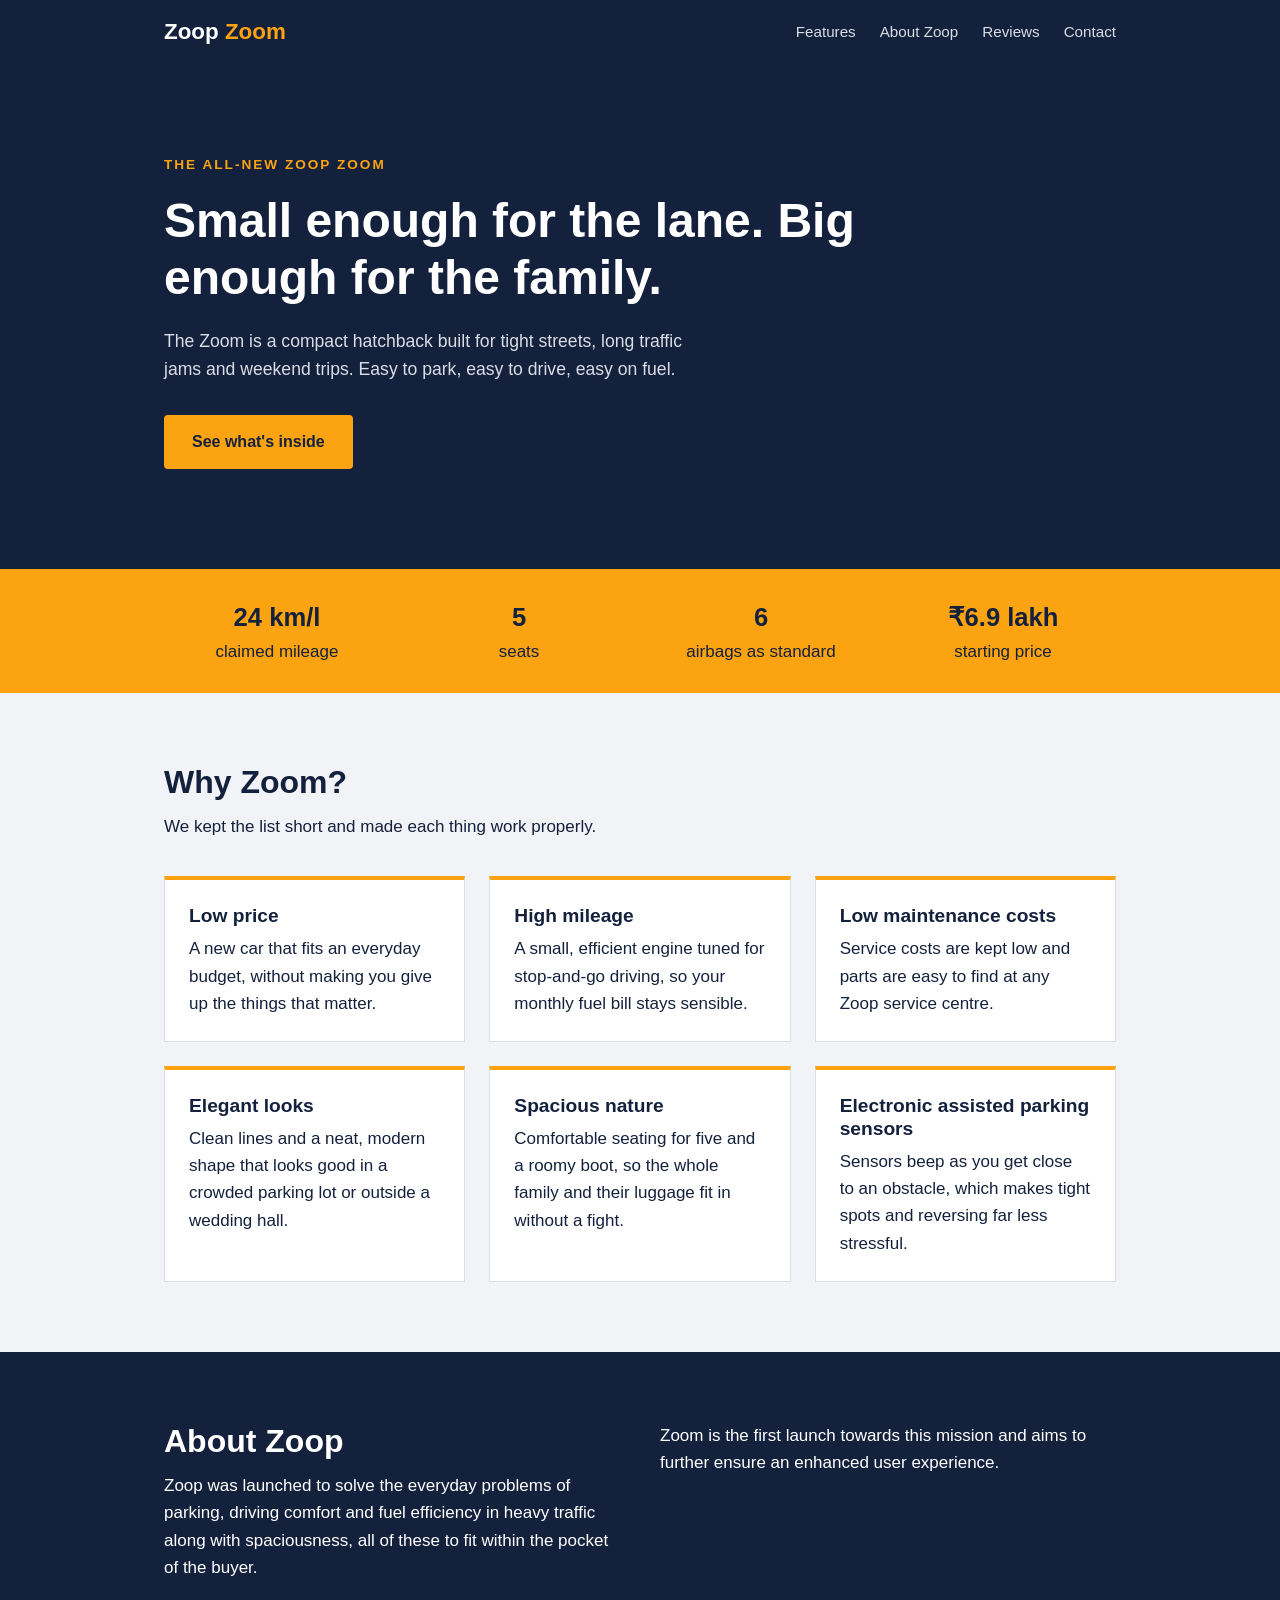
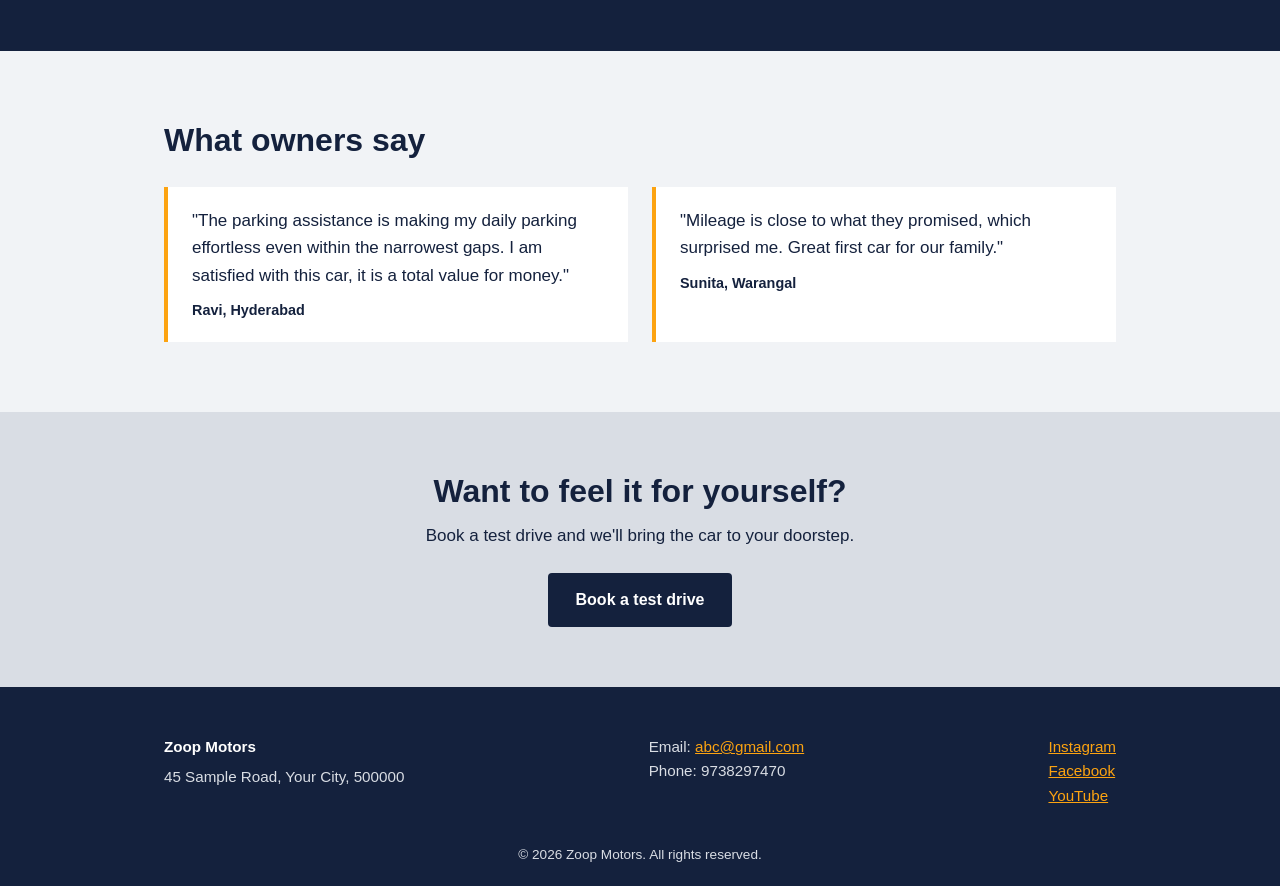
<file: WebDev-L1-LandingPage/index.html>
<!DOCTYPE html>
<html lang="en">
<head>
  <meta charset="UTF-8">
  <meta name="viewport" content="width=device-width, initial-scale=1.0">
  <title>Zoop Zoom | A small car for big cities</title>
  <link rel="stylesheet" href="style.css">
</head>
<body>

  <header class="site-header">
    <div class="container header-inner">
      <a href="#top" class="brand">Zoop <span>Zoom</span></a>
      <nav>
        <ul class="nav-links">
          <li><a href="#features">Features</a></li>
          <li><a href="#about">About Zoop</a></li>
          <li><a href="#reviews">Reviews</a></li>
          <li><a href="#contact">Contact</a></li>
        </ul>
      </nav>
    </div>
  </header>

  <main id="top">

    <section class="hero">
      <div class="container">
        <p class="hero-label">The all-new Zoop Zoom</p>
        <h1>Small enough for the lane. Big enough for the family.</h1>
        <p class="hero-sub">
          The Zoom is a compact hatchback built for tight streets, long
          traffic jams and weekend trips. Easy to park, easy to drive,
          easy on fuel.
        </p>
        <a href="#features" class="btn">See what's inside</a>
      </div>
    </section>

    <section class="stats">
      <div class="container stats-grid">
        <div>
          <p class="stat-number">24 km/l</p>
          <p>claimed mileage</p>
        </div>
        <div>
          <p class="stat-number">5</p>
          <p>seats</p>
        </div>
        <div>
          <p class="stat-number">6</p>
          <p>airbags as standard</p>
        </div>
        <div>
          <p class="stat-number">₹6.9 lakh</p>
          <p>starting price</p>
        </div>
      </div>
    </section>

    <section id="features" class="section">
      <div class="container">
        <h2>Why Zoom?</h2>
        <p class="section-intro">
          We kept the list short and made each thing work properly.
        </p>

        <div class="card-grid">
          <article class="card">
            <h3>Low price</h3>
            <p>
              A new car that fits an everyday budget, without making you
              give up the things that matter.
            </p>
          </article>

          <article class="card">
            <h3>High mileage</h3>
            <p>
              A small, efficient engine tuned for stop-and-go driving, so
              your monthly fuel bill stays sensible.
            </p>
          </article>

          <article class="card">
            <h3>Low maintenance costs</h3>
            <p>
              Service costs are kept low and parts are easy to find at any
              Zoop service centre.
            </p>
          </article>

          <article class="card">
            <h3>Elegant looks</h3>
            <p>
              Clean lines and a neat, modern shape that looks good in a
              crowded parking lot or outside a wedding hall.
            </p>
          </article>

          <article class="card">
            <h3>Spacious nature</h3>
            <p>
              Comfortable seating for five and a roomy boot, so the whole
              family and their luggage fit in without a fight.
            </p>
          </article>

          <article class="card">
            <h3>Electronic assisted parking sensors</h3>
            <p>
              Sensors beep as you get close to an obstacle, which makes
              tight spots and reversing far less stressful.
            </p>
          </article>
        </div>
      </div>
    </section>

    <section id="about" class="section section-dark">
      <div class="container two-col">
        <div>
          <h2>About Zoop</h2>
          <p>
            Zoop was launched to solve the everyday problems of parking,
            driving comfort and fuel efficiency in heavy traffic along with
            spaciousness, all of these to fit within the pocket of the buyer.
          </p>
        </div>
        <div>
          <p>
            Zoom is the first launch towards this mission and aims to
            further ensure an enhanced user experience.
          </p>
        </div>
      </div>
    </section>

    <section id="reviews" class="section">
      <div class="container">
        <h2>What owners say</h2>

        <div class="review-grid">
          <blockquote class="review">
            <p>"The parking assistance is making my daily parking effortless even within the narrowest gaps. I am satisfied with this car, it is a total value for money."</p>
            <footer>Ravi, Hyderabad</footer>
          </blockquote>

          <blockquote class="review">
            <p>"Mileage is close to what they promised, which surprised me. Great first car for our family."</p>
            <footer>Sunita, Warangal</footer>
          </blockquote>
        </div>
      </div>
    </section>

    <section class="cta-band">
      <div class="container">
        <h2>Want to feel it for yourself?</h2>
        <p>Book a test drive and we'll bring the car to your doorstep.</p>
        <a href="#contact" class="btn btn-dark">Book a test drive</a>
      </div>
    </section>

  </main>

  <footer id="contact" class="site-footer">
    <div class="container footer-inner">
      <div>
        <p class="footer-brand">Zoop Motors</p>
        <p>45 Sample Road, Your City, 500000</p>
      </div>
      <div>
        <p>Email: <a href="mailto:abc@gmail.com">abc@gmail.com</a></p>
        <p>Phone: 9738297470</p>
      </div>
      <div>
        <p><a href="#">Instagram</a></p>
        <p><a href="#">Facebook</a></p>
        <p><a href="#">YouTube</a></p>
      </div>
    </div>
    <p class="copyright">&copy; 2026 Zoop Motors. All rights reserved.</p>
  </footer>

</body>
</html>
</file>
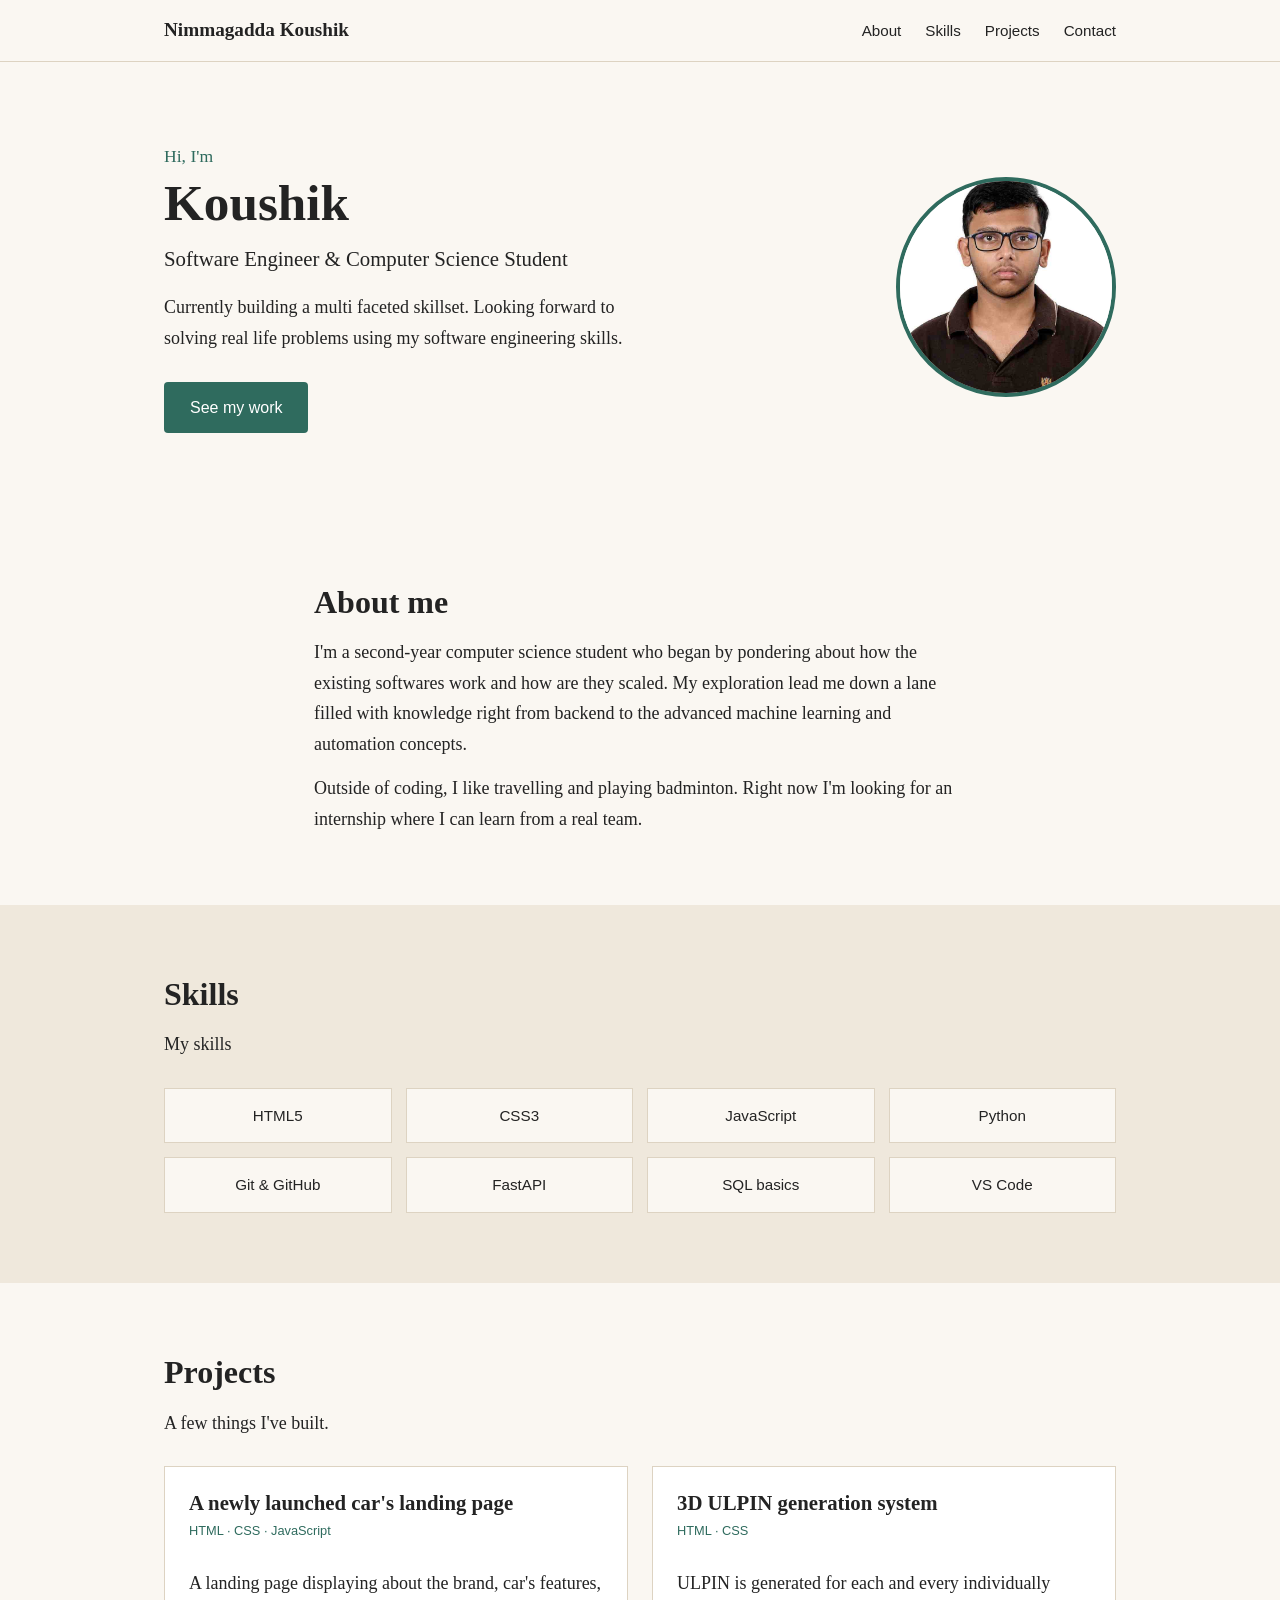
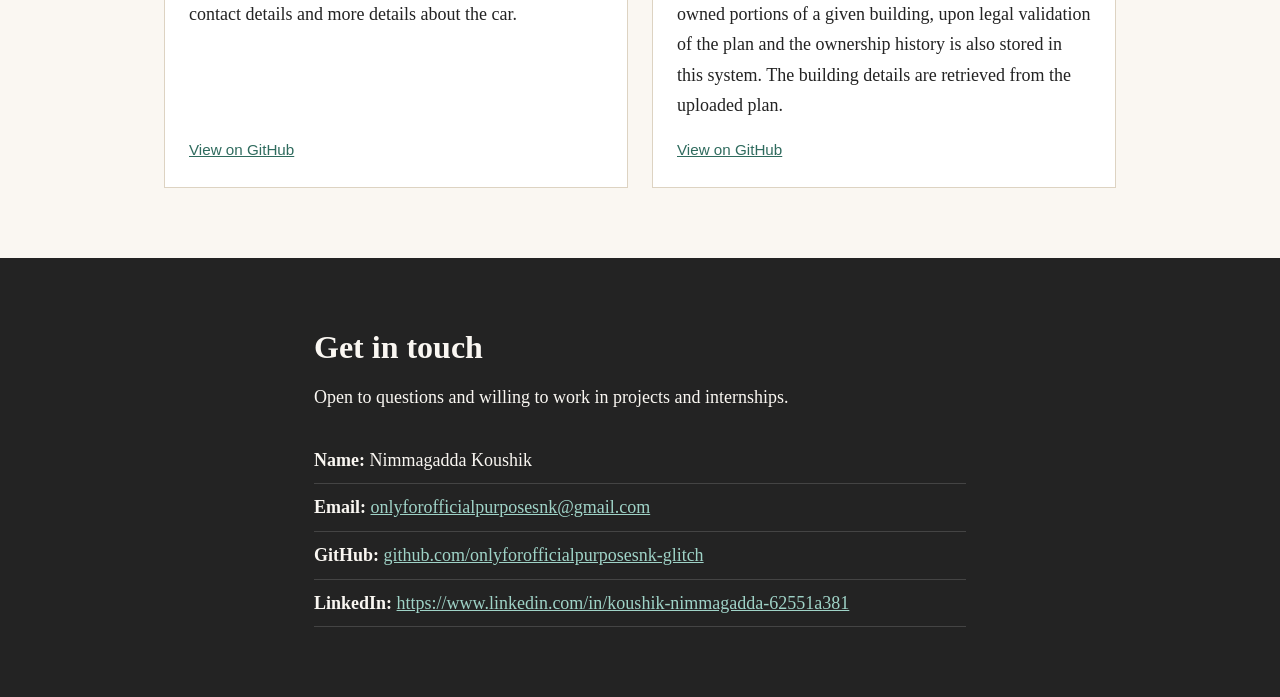
<file: WebDev-L1-PersonalPortfolio/index.html>
<!DOCTYPE html>
<html lang="en">
<head>
  <meta charset="UTF-8">
  <meta name="viewport" content="width=device-width, initial-scale=1.0">
  <title>Koushik | Software Engineer</title>
  <link rel="stylesheet" href="style.css">
</head>
<body>

  <header class="site-header">
    <div class="container header-inner">
      <a href="#top" class="logo">Nimmagadda Koushik</a>
      <nav>
        <ul class="nav-links">
          <li><a href="#about">About</a></li>
          <li><a href="#skills">Skills</a></li>
          <li><a href="#projects">Projects</a></li>
          <li><a href="#contact">Contact</a></li>
        </ul>
      </nav>
    </div>
  </header>

  <main id="top">

    <section class="hero">
      <div class="container hero-inner">
        <div class="hero-text">
          <p class="hello">Hi, I'm</p>
          <h1>Koushik</h1>
          <p class="role">Software Engineer &amp; Computer Science Student</p>
          <p class="hero-sub">
            Currently building a multi faceted skillset. Looking forward to solving real life problems using my software engineering skills.
          </p>
          <a href="#projects" class="btn">See my work</a>
        </div>
        <img class="avatar" src="me.jpg" alt="Photo of Koushik">
      </div>
    </section>

    <section id="about" class="section">
      <div class="container narrow">
        <h2>About me</h2>
        <p>
          I'm a second-year computer science student who began by pondering about how the existing softwares work and how are they scaled.
          My exploration lead me down a lane filled with knowledge right from backend to the advanced machine learning and automation concepts.
        </p>
        <p>
          Outside of coding, I like travelling and playing badminton. Right now I'm looking
          for an internship where I can learn from a real team.
        </p>
      </div>
    </section>

    <section id="skills" class="section section-tint">
      <div class="container">
        <h2>Skills</h2>
        <p class="section-intro">My skills</p>

        <ul class="skills-grid">
          <li>HTML5</li>
          <li>CSS3</li>
          <li>JavaScript</li>
          <li>Python</li>
          <li>Git &amp; GitHub</li>
          <li>FastAPI</li>
          <li>SQL basics</li>
          <li>VS Code</li>
        </ul>
      </div>
    </section>

    <section id="projects" class="section">
      <div class="container">
        <h2>Projects</h2>
        <p class="section-intro">A few things I've built.</p>

        <div class="project-grid">
          <article class="project">
            <h3>A newly launched car's landing page</h3>
            <p class="project-tech">HTML · CSS · JavaScript</p>
            <p>
              A landing page displaying about the brand, car's features, contact details and
              more details about the car.
            </p>
            <a href="https://github.com/onlyforofficialpurposesnk-glitch/OIBSIP.git">View on GitHub</a>
          </article>

          <article class="project">
            <h3>3D ULPIN generation system</h3>
            <p class="project-tech">HTML · CSS</p>
            <p>
              ULPIN is generated for each and every individually owned portions of a given building,
              upon legal validation of the plan and the ownership history is also stored in this system.
              The building details are retrieved from the uploaded plan.
            </p>
            <a href="https://github.com/onlyforofficialpurposesnk-glitch/ulpin-prototype.git">View on GitHub</a>
          </article>
        </div>
      </div>
    </section>

    <section id="contact" class="section section-dark">
      <div class="container narrow">
        <h2>Get in touch</h2>
        <p>
          Open to questions and willing to work in projects and internships.
        </p>

        <ul class="contact-list">
          <li><strong>Name:</strong> Nimmagadda Koushik</li>
          <li><strong>Email:</strong> <a href="mailto:onlyforofficialpurposesnk@gmail.com">onlyforofficialpurposesnk@gmail.com</a></li>
          <li><strong>GitHub:</strong> <a href="https://github.com/onlyforofficialpurposesnk-glitch">github.com/onlyforofficialpurposesnk-glitch</a></li>
          <li><strong>LinkedIn:</strong> <a href="https://www.linkedin.com/in/koushik-nimmagadda-62551a381">https://www.linkedin.com/in/koushik-nimmagadda-62551a381
</file>
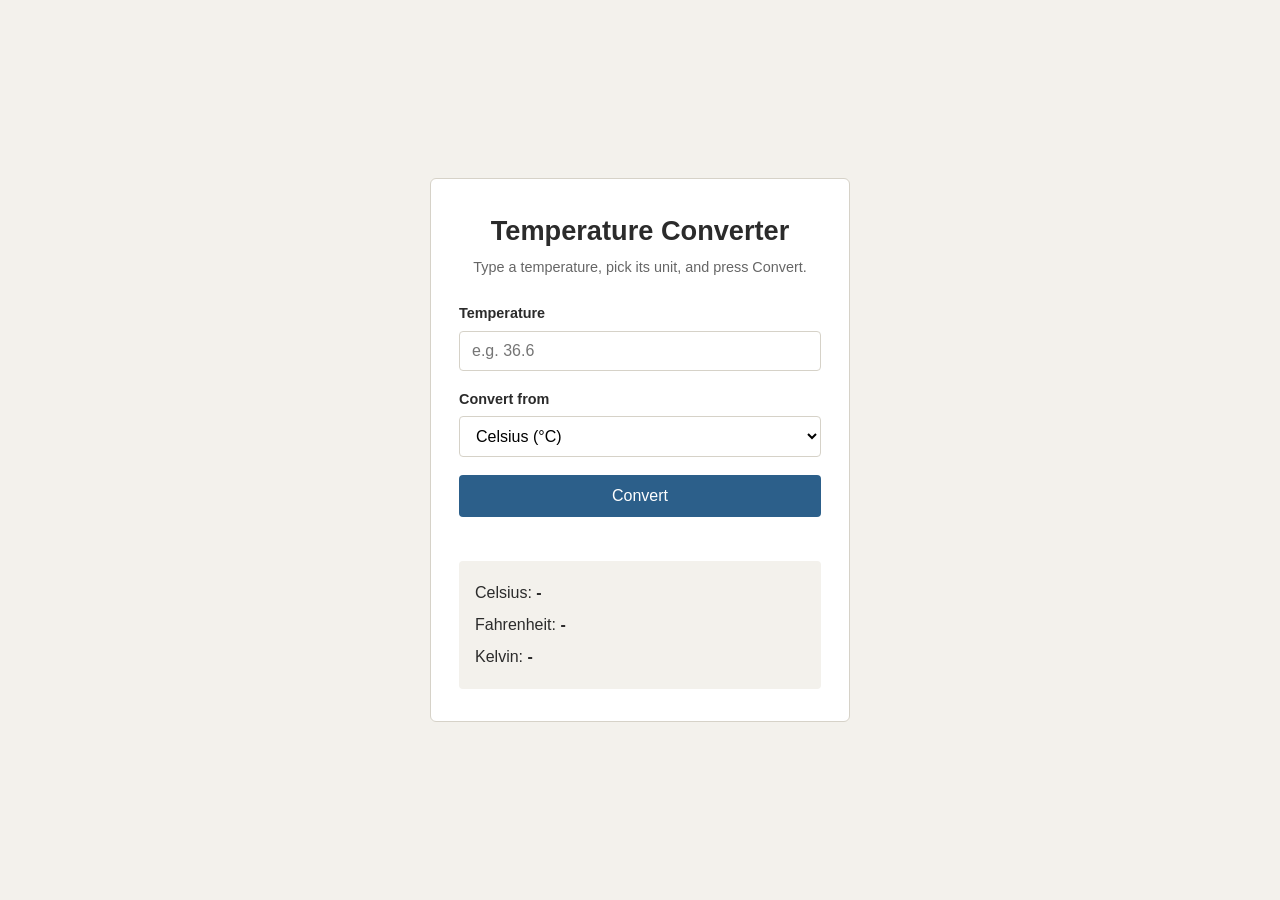
<file: WebDev-L1-TemperatureConvertor/index.html>
<!DOCTYPE html>
<html lang="en">
<head>
  <meta charset="UTF-8">
  <meta name="viewport" content="width=device-width, initial-scale=1.0">
  <title>Temperature Converter</title>
  <link rel="stylesheet" href="style.css">
</head>
<body>

  <main class="converter">
    <h1>Temperature Converter</h1>
    <p class="subtitle">Type a temperature, pick its unit, and press Convert.</p>

    <label for="temp-input">Temperature</label>
    <input type="text" id="temp-input" placeholder="e.g. 36.6" autocomplete="off">

    <label for="unit-select">Convert from</label>
    <select id="unit-select">
      <option value="C">Celsius (°C)</option>
      <option value="F">Fahrenheit (°F)</option>
      <option value="K">Kelvin (K)</option>
    </select>

    <button id="convert-btn" type="button">Convert</button>

    <p id="error-msg" class="error"></p>

    <div id="result" class="result">
      <p>Celsius: <strong id="out-c">-</strong></p>
      <p>Fahrenheit: <strong id="out-f">-</strong></p>
      <p>Kelvin: <strong id="out-k">-</strong></p>
    </div>
  </main>

  <script src="script.js"></script>
</body>
</html>
</file>
<file: WebDev-L1-LandingPage/style.css>
* {
  box-sizing: border-box;
  margin: 0;
  padding: 0;
}

:root {
  --navy: #14213d;
  --yellow: #fca311;
  --light: #f1f3f6;
  --grey: #d9dde4;
  --white: #ffffff;
}

html {
  scroll-behavior: smooth;
  scroll-padding-top: 70px; /* keeps headings clear of the sticky nav */
}

body {
  font-family: Arial, Helvetica, sans-serif;
  font-size: 17px;
  line-height: 1.6;
  color: var(--navy);
  background-color: var(--light);
}

.container {
  max-width: 1000px;
  margin: 0 auto;
  padding: 0 24px;
}

h1, h2, h3 {
  line-height: 1.2;
}

h1 { font-size: 3rem; }
h2 { font-size: 2rem; margin-bottom: 12px; }
h3 { font-size: 1.2rem; margin-bottom: 8px; }

a {
  color: var(--navy);
}

.site-header {
  position: sticky;
  top: 0;
  z-index: 10;
  background-color: var(--navy);
  padding: 14px 0;
}

.header-inner {
  display: flex;
  justify-content: space-between;
  align-items: center;
  flex-wrap: wrap;
  gap: 8px 24px;
}

.brand {
  color: var(--white);
  font-size: 1.4rem;
  font-weight: bold;
  text-decoration: none;
}

.brand span {
  color: var(--yellow);
}

.nav-links {
  list-style: none;
  display: flex;
  flex-wrap: wrap;
  gap: 8px 24px;
}

.nav-links a {
  color: var(--grey);
  text-decoration: none;
  font-size: 0.95rem;
}

.nav-links a:hover {
  color: var(--yellow);
}

.hero {
  background-color: var(--navy);
  color: var(--white);
  padding: 90px 0 100px;
}

.hero-label {
  color: var(--yellow);
  text-transform: uppercase;
  letter-spacing: 2px;
  font-size: 0.85rem;
  font-weight: bold;
  margin-bottom: 16px;
}

.hero h1 {
  max-width: 700px;
  margin-bottom: 20px;
}

.hero-sub {
  max-width: 540px;
  font-size: 1.1rem;
  color: var(--grey);
  margin-bottom: 32px;
}

.btn {
  display: inline-block;
  background-color: var(--yellow);
  color: var(--navy);
  padding: 14px 28px;
  text-decoration: none;
  font-weight: bold;
  font-size: 1rem;
  border-radius: 4px;
}

.btn:hover {
  background-color: var(--white);
}

.btn-dark {
  background-color: var(--navy);
  color: var(--white);
}

.btn-dark:hover {
  background-color: var(--white);
  color: var(--navy);
}

.stats {
  background-color: var(--yellow);
  padding: 28px 0;
}

.stats-grid {
  display: grid;
  grid-template-columns: repeat(4, 1fr);
  gap: 16px;
  text-align: center;
}

.stat-number {
  font-size: 1.6rem;
  font-weight: bold;
}

.section {
  padding: 70px 0;
}

.section-intro {
  margin-bottom: 36px;
}

.section-dark {
  background-color: var(--navy);
  color: var(--white);
}

.two-col {
  display: flex;
  gap: 40px;
}

.two-col > div {
  flex: 1;
}

.card-grid {
  display: grid;
  grid-template-columns: repeat(3, 1fr);
  gap: 24px;
}

.card {
  background-color: var(--white);
  border: 1px solid var(--grey);
  border-top: 4px solid var(--yellow);
  padding: 24px;
}

.review-grid {
  display: grid;
  grid-template-columns: repeat(2, 1fr);
  gap: 24px;
  margin-top: 28px;
}

.review {
  background-color: var(--white);
  border-left: 4px solid var(--yellow);
  padding: 20px 24px;
}

.review footer {
  margin-top: 10px;
  font-size: 0.9rem;
  font-weight: bold;
}

.cta-band {
  background-color: var(--grey);
  padding: 60px 0;
  text-align: center;
}

.cta-band p {
  margin-bottom: 24px;
}


.site-footer {
  background-color: var(--navy);
  color: var(--grey);
  padding: 48px 0 20px;
  font-size: 0.95rem;
}

.footer-inner {
  display: flex;
  justify-content: space-between;
  flex-wrap: wrap;
  gap: 24px;
}

.footer-brand {
  color: var(--white);
  font-weight: bold;
  margin-bottom: 6px;
}

.site-footer a {
  color: var(--yellow);
}

.copyright {
  text-align: center;
  margin-top: 36px;
  font-size: 0.85rem;
}

@media (max-width: 900px) {
  .card-grid {
    grid-template-columns: repeat(2, 1fr);
  }
}

@media (max-width: 640px) {
  body { font-size: 16px; }
  h1 { font-size: 2.1rem; }
  h2 { font-size: 1.6rem; }

  .hero { padding: 60px 0; }
  .section { padding: 50px 0; }

  .stats-grid {
    grid-template-columns: repeat(2, 1fr);
  }

  .card-grid,
  .review-grid {
    grid-template-columns: 1fr;
  }

  .two-col {
    flex-direction: column;
    gap: 16px;
  }
}
</file>
<file: WebDev-L1-PersonalPortfolio/style.css>
* {
  box-sizing: border-box;
  margin: 0;
  padding: 0;
}

:root {
  --paper: #faf7f2;
  --ink: #232323;
  --green: #2f6b5e;
  --sand: #efe8dc;
  --line: #ddd3c2;
}

html {
  scroll-behavior: smooth;
  scroll-padding-top: 70px;
}

body {
  font-family: Georgia, "Times New Roman", serif;
  font-size: 18px;
  line-height: 1.7;
  color: var(--ink);
  background-color: var(--paper);
}

.container {
  max-width: 1000px;
  margin: 0 auto;
  padding: 0 24px;
}

.narrow {
  max-width: 700px;
}

h1, h2, h3 {
  line-height: 1.2;
}

h1 { font-size: 3.2rem; }
h2 { font-size: 2rem; margin-bottom: 16px; }
h3 { font-size: 1.3rem; margin-bottom: 4px; }

p + p {
  margin-top: 14px;
}

a {
  color: var(--green);
}

.site-header {
  position: sticky;
  top: 0;
  z-index: 10;
  background-color: var(--paper);
  border-bottom: 1px solid var(--line);
  padding: 14px 0;
}

.header-inner {
  display: flex;
  justify-content: space-between;
  align-items: center;
  flex-wrap: wrap;
  gap: 8px 24px;
}

.logo {
  color: var(--ink);
  font-size: 1.2rem;
  font-weight: bold;
  text-decoration: none;
}

.nav-links {
  list-style: none;
  display: flex;
  flex-wrap: wrap;
  gap: 8px 24px;
}

.nav-links a {
  color: var(--ink);
  text-decoration: none;
  font-family: Arial, Helvetica, sans-serif;
  font-size: 0.95rem;
}

.nav-links a:hover {
  color: var(--green);
  text-decoration: underline;
}

.hero {
  padding: 80px 0;
}

.hero-inner {
  display: flex;
  align-items: center;
  justify-content: space-between;
  gap: 40px;
}

.hello {
  font-size: 1.1rem;
  color: var(--green);
}

.role {
  font-size: 1.3rem;
  margin: 8px 0 16px;
}

.hero-sub {
  max-width: 480px;
  margin-bottom: 28px;
}

.btn {
  display: inline-block;
  background-color: var(--green);
  color: #fff;
  padding: 12px 26px;
  text-decoration: none;
  font-family: Arial, Helvetica, sans-serif;
  font-size: 1rem;
  border-radius: 4px;
}

.btn:hover {
  background-color: var(--ink);
}

.avatar {
  flex-shrink: 0;
  width: 220px;
  height: 220px;
  border-radius: 50%;
  background-color: var(--sand);
  border: 4px solid var(--green);
  color: var(--green);
  font-size: 4rem;
  font-weight: bold;
  display: flex;
  align-items: center;
  justify-content: center;
  object-fit: cover;
}

.section {
  padding: 70px 0;
}

.section-tint {
  background-color: var(--sand);
}

.section-dark {
  background-color: var(--ink);
  color: var(--paper);
}

.section-dark a {
  color: #9fd3c7;
}

.section-intro {
  margin-bottom: 28px;
}

.skills-grid {
  list-style: none;
  display: grid;
  grid-template-columns: repeat(4, 1fr);
  gap: 14px;
}

.skills-grid li {
  background-color: var(--paper);
  border: 1px solid var(--line);
  padding: 14px 10px;
  text-align: center;
  font-family: Arial, Helvetica, sans-serif;
  font-size: 0.95rem;
}

.project-grid {
  display: grid;
  grid-template-columns: repeat(2, 1fr);
  gap: 24px;
}

.project {
  background-color: #fff;
  border: 1px solid var(--line);
  padding: 24px;
  display: flex;
  flex-direction: column;
}

.project-tech {
  font-family: Arial, Helvetica, sans-serif;
  font-size: 0.8rem;
  color: var(--green);
  margin-bottom: 12px;
}

.project a {
  margin-top: auto;
  padding-top: 16px;
  font-family: Arial, Helvetica, sans-serif;
  font-size: 0.95rem;
}

.contact-list {
  list-style: none;
  margin-top: 24px;
}

.contact-list li {
  padding: 8px 0;
  border-bottom: 1px solid #444;
}

.site-footer {
  background-color: var(--ink);
  color: #aaa;
  text-align: center;
  padding: 20px 24px 28px;
  font-family: Arial, Helvetica, sans-serif;
  font-size: 0.85rem;
}

@media (max-width: 900px) {
  .skills-grid {
    grid-template-columns: repeat(2, 1fr);
  }

  .project-grid {
    grid-template-columns: repeat(2, 1fr);
  }
}

@media (max-width: 640px) {
  body { font-size: 17px; }
  h1 { font-size: 2.4rem; }
  h2 { font-size: 1.6rem; }

  .hero { padding: 50px 0; }
  .section { padding: 50px 0; }

  .hero-inner {
    flex-direction: column-reverse;
    text-align: center;
  }

  .hero-sub {
    margin-left: auto;
    margin-right: auto;
  }

  .avatar {
    width: 160px;
    height: 160px;
    font-size: 3rem;
  }

  .project-grid {
    grid-template-columns: 1fr;
  }
}
</file>
<file: WebDev-L1-TemperatureConvertor/style.css>
* {
  box-sizing: border-box;
  margin: 0;
  padding: 0;
}

:root {
  --bg: #f3f1ec;
  --card: #ffffff;
  --ink: #2b2b2b;
  --blue: #2c5f8a;
  --red: #b3261e;
  --line: #d6d2c8;
}

body {
  font-family: Arial, Helvetica, sans-serif;
  font-size: 16px;
  line-height: 1.5;
  color: var(--ink);
  background-color: var(--bg);
  min-height: 100vh;
  display: flex;
  align-items: center;
  justify-content: center;
  padding: 24px;
}

.converter {
  width: 100%;
  max-width: 420px;
  background-color: var(--card);
  border: 1px solid var(--line);
  border-radius: 6px;
  padding: 32px 28px;
}

h1 {
  font-size: 1.7rem;
  text-align: center;
  margin-bottom: 6px;
}

.subtitle {
  text-align: center;
  font-size: 0.9rem;
  color: #666;
  margin-bottom: 24px;
}

label {
  display: block;
  font-size: 0.9rem;
  font-weight: bold;
  margin-bottom: 6px;
}

input,
select {
  width: 100%;
  padding: 10px 12px;
  font-size: 1rem;
  border: 1px solid var(--line);
  border-radius: 4px;
  margin-bottom: 18px;
  background-color: #fff;
}

input:focus,
select:focus {
  outline: 2px solid var(--blue);
}

input.invalid {
  border-color: var(--red);
}

button {
  width: 100%;
  padding: 12px;
  font-size: 1rem;
  background-color: var(--blue);
  color: #fff;
  border: none;
  border-radius: 4px;
  cursor: pointer;
}

button:hover {
  background-color: var(--ink);
}

.error {
  color: var(--red);
  font-size: 0.9rem;
  min-height: 1.4em;
  margin-top: 12px;
}

.result {
  margin-top: 12px;
  padding: 16px;
  background-color: var(--bg);
  border-radius: 4px;
}

.result p {
  padding: 4px 0;
}

@media (max-width: 480px) {
  .converter {
    padding: 24px 18px;
  }

  h1 {
    font-size: 1.4rem;
  }
}
</file>
